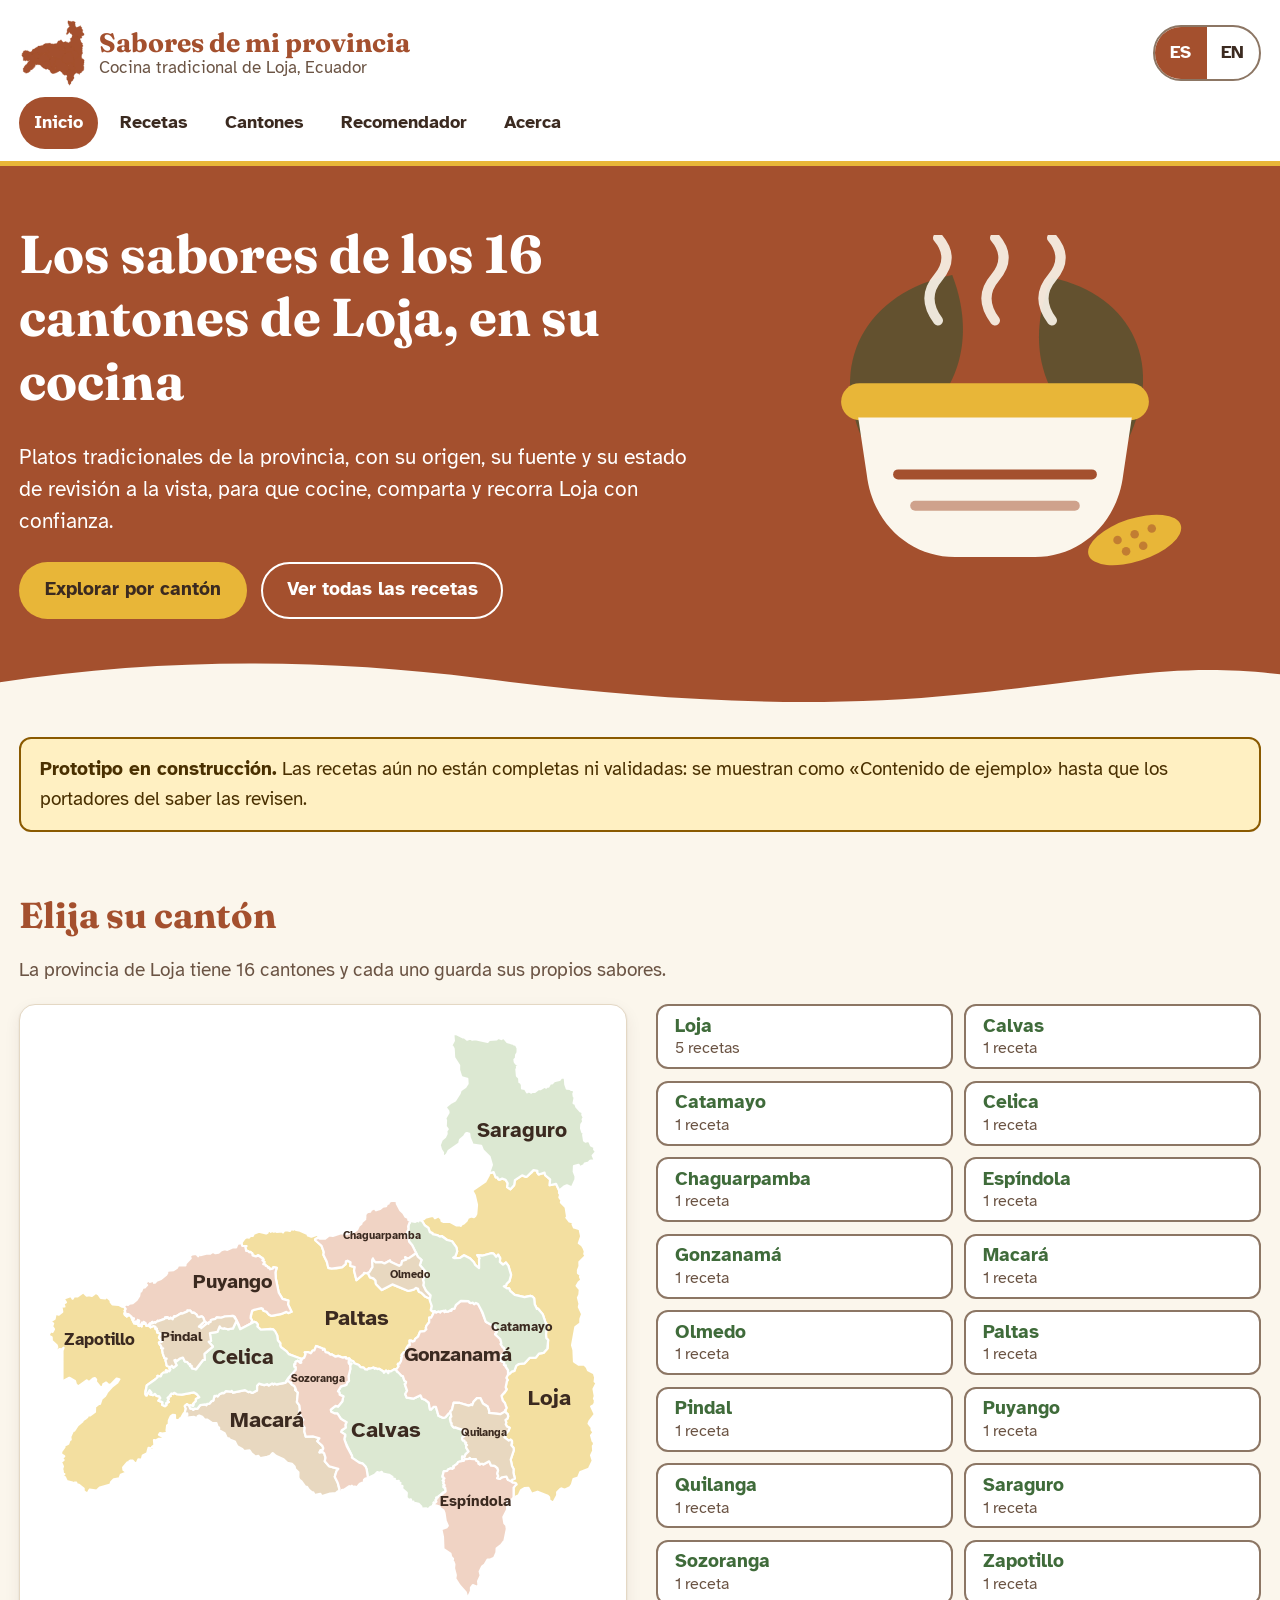
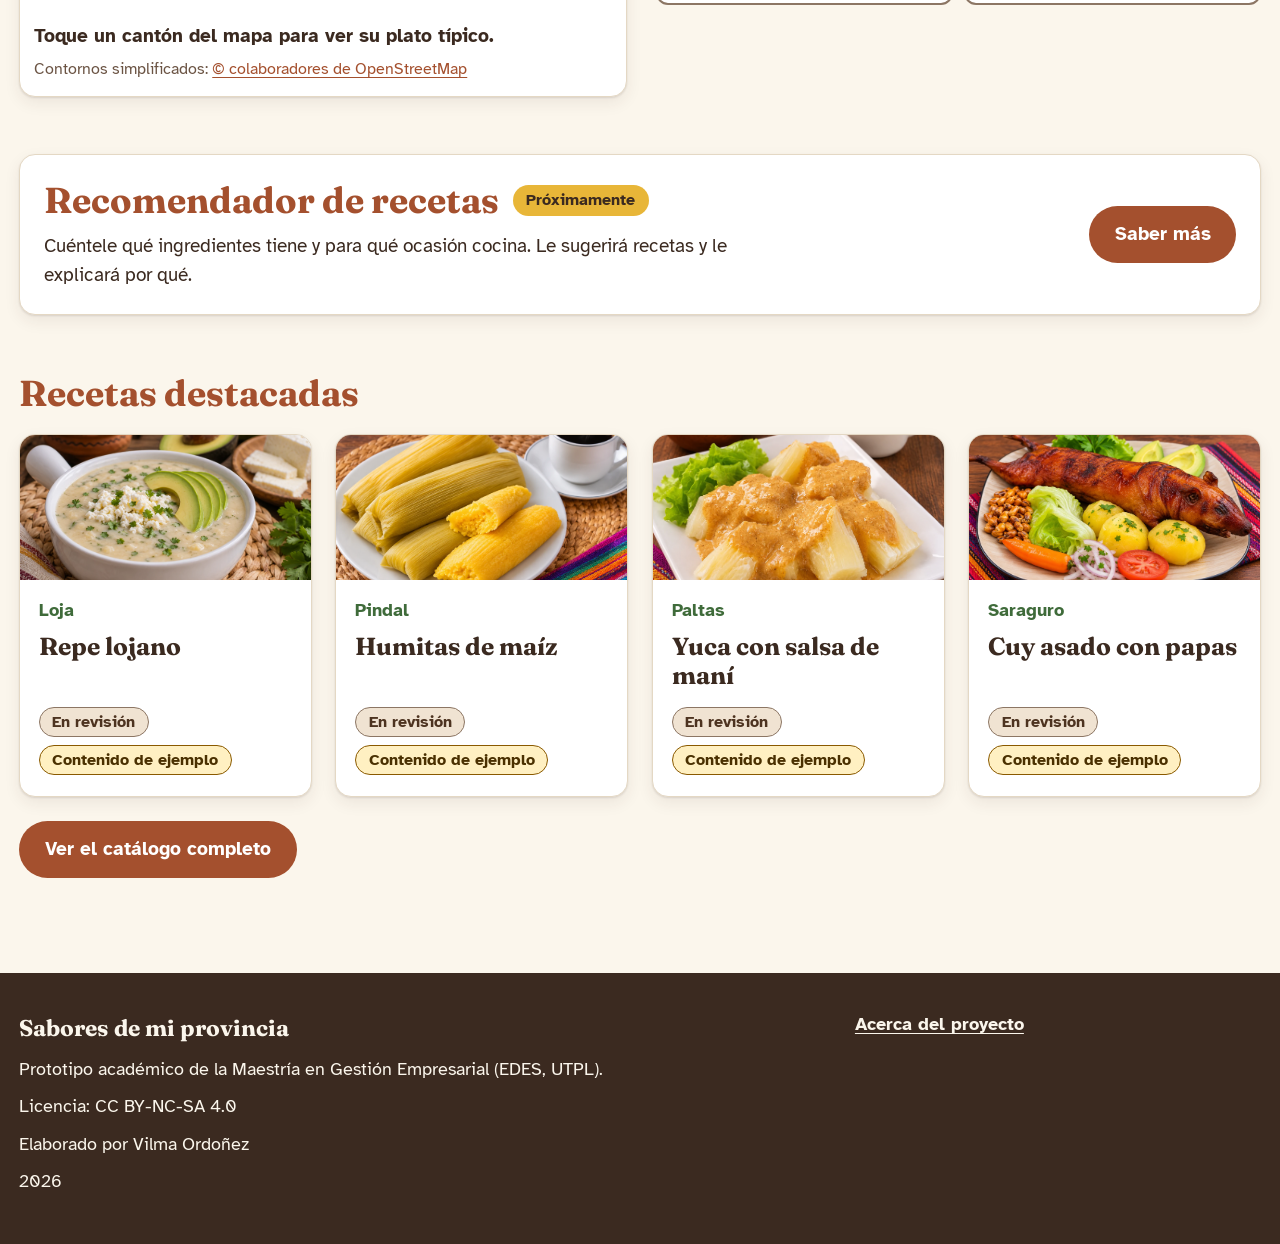
<file: index.html>
<!doctype html>
<html lang="es">
<head>
  <meta charset="utf-8">
  <meta name="viewport" content="width=device-width, initial-scale=1">
  <title>Sabores de mi provincia · Cocina tradicional de Loja, Ecuador</title>
  <meta name="description" content="Recetas tradicionales de los 16 cantones de Loja, Ecuador, con su origen, su fuente y su estado de revisión a la vista.">
  <meta name="color-scheme" content="light dark">
  <link rel="icon" href="assets/img/icono.svg" type="image/svg+xml">
  <link rel="preconnect" href="https://fonts.googleapis.com">
  <link rel="preconnect" href="https://fonts.gstatic.com" crossorigin>
  <link rel="stylesheet" href="https://fonts.googleapis.com/css2?family=Atkinson+Hyperlegible:ital,wght@0,400;0,700;1,400&family=Fraunces:opsz,wght@9..144,600;9..144,700&display=swap">
  <link rel="stylesheet" href="assets/css/styles.css">
  <script type="module" src="assets/js/app.js"></script>
</head>
<body data-pagina="inicio">
  <a class="saltar" href="#contenido" data-i18n="salto">Saltar al contenido</a>

  <header class="cabecera">
    <div class="contenedor cabecera__fila">
      <a class="marca" href="index.html">
        <img class="marca__logo" src="assets/img/silueta-loja.svg" alt="" width="49" height="50">
        <span class="marca__texto">
          <span class="marca__nombre">Sabores de mi provincia</span>
          <span class="marca__sub" data-i18n="marca.sub">Cocina tradicional de Loja, Ecuador</span>
        </span>
      </a>
      <div class="idioma" role="group" aria-label="Idioma" data-i18n-attr="aria-label:idioma.etiqueta">
        <button type="button" class="idioma__boton" data-lang="es" lang="es" aria-pressed="true" aria-label="Español">ES</button>
        <button type="button" class="idioma__boton" data-lang="en" lang="en" aria-pressed="false" aria-label="English">EN</button>
      </div>
    </div>
    <nav class="contenedor nav" aria-label="Principal" data-i18n-attr="aria-label:nav.etiqueta">
      <ul>
        <li><a href="index.html" aria-current="page" data-i18n="nav.inicio">Inicio</a></li>
        <li><a href="recetas.html" data-i18n="nav.recetas">Recetas</a></li>
        <li><a href="recetas.html#cantones" data-i18n="nav.cantones">Cantones</a></li>
        <li><a href="recomendador.html" data-i18n="nav.recomendador">Recomendador</a></li>
        <li><a href="acerca.html" data-i18n="nav.acerca">Acerca</a></li>
      </ul>
    </nav>
  </header>

  <main id="contenido" tabindex="-1">
    <section class="hero" aria-labelledby="titulo-portada">
      <div class="contenedor hero__fila">
        <div class="hero__texto">
          <h1 id="titulo-portada" data-i18n="inicio.h1">Los sabores de los 16 cantones de Loja, en su cocina</h1>
          <p class="hero__lead" data-i18n="inicio.lead">Platos tradicionales de la provincia, con su origen, su fuente y su estado de revisión a la vista, para que cocine, comparta y recorra Loja con confianza.</p>
          <div class="hero__acciones">
            <a class="boton boton--maiz" href="#cantones" data-i18n="inicio.cta.explorar">Explorar por cantón</a>
            <a class="boton boton--contorno" href="recetas.html" data-i18n="inicio.cta.recetas">Ver todas las recetas</a>
          </div>
        </div>
        <div class="hero__arte" aria-hidden="true">
          <svg viewBox="0 0 320 260" focusable="false">
            <path d="M70 150C40 90 70 40 130 28C150 80 130 130 70 150Z" fill="#2F5230" opacity=".55"/>
            <path d="M250 150C282 92 256 42 200 30C178 80 196 132 250 150Z" fill="#2F5230" opacity=".55"/>
            <path d="M120 60q-12 -16 0 -30q12 -14 0 -28M160 60q-12 -16 0 -30q12 -14 0 -28M200 60q-12 -16 0 -30q12 -14 0 -28" fill="none" stroke="#FBF6EC" stroke-width="7" stroke-linecap="round" opacity=".9"/>
            <rect x="52" y="104" width="216" height="26" rx="13" fill="#E8B638"/>
            <path d="M64 128h192l-6 40c-4 34-30 58-62 58h-56c-32 0-58-24-62-58Z" fill="#FBF6EC"/>
            <path d="M92 168h136" stroke="#A4502E" stroke-width="7" stroke-linecap="round"/>
            <path d="M104 190h112" stroke="#A4502E" stroke-width="7" stroke-linecap="round" opacity=".5"/>
            <ellipse cx="258" cy="214" rx="34" ry="15" fill="#E8B638" transform="rotate(-18 258 214)"/>
            <g fill="#A4502E" opacity=".55"><circle cx="246" cy="214" r="3"/><circle cx="258" cy="210" r="3"/><circle cx="270" cy="206" r="3"/><circle cx="252" cy="222" r="3"/><circle cx="264" cy="218" r="3"/></g>
          </svg>
        </div>
      </div>
      <svg class="hero__ola" viewBox="0 0 1440 60" preserveAspectRatio="none" aria-hidden="true" focusable="false"><path d="M0 60V28C180 4 360 4 540 24S900 56 1080 40 1320 8 1440 20V60Z"/></svg>
    </section>

    <div class="contenedor">
      <div class="aviso" role="note">
        <p><strong data-i18n="aviso.titulo">Prototipo en construcción.</strong> <span data-i18n="aviso.texto">Las recetas aún no están completas ni validadas: se muestran como «Contenido de ejemplo» hasta que los portadores del saber las revisen.</span></p>
      </div>

      <section class="seccion" id="cantones" aria-labelledby="titulo-cantones">
        <h2 id="titulo-cantones" data-i18n="inicio.cantones.h2">Elija su cantón</h2>
        <p class="seccion__intro" data-i18n="inicio.cantones.intro">La provincia de Loja tiene 16 cantones y cada uno guarda sus propios sabores.</p>
        <div class="mapa-cantones">
          <div class="mapa" id="mapa"></div>
          <ul class="chips" id="lista-cantones"></ul>
        </div>
      </section>

      <section class="seccion" aria-labelledby="titulo-recomendador">
        <div class="banda">
          <h2 id="titulo-recomendador">
            <span data-i18n="inicio.recomendador.h2">Recomendador de recetas</span>
            <span class="insignia insignia--proximamente" data-i18n="insignia.proximamente">Próximamente</span>
          </h2>
          <p data-i18n="inicio.recomendador.texto">Cuéntele qué ingredientes tiene y para qué ocasión cocina. Le sugerirá recetas y le explicará por qué.</p>
          <a class="boton boton--primario" href="recomendador.html" data-i18n="inicio.recomendador.enlace">Saber más</a>
        </div>
      </section>

      <section class="seccion" aria-labelledby="titulo-destacadas">
        <h2 id="titulo-destacadas" data-i18n="inicio.destacadas.h2">Recetas destacadas</h2>
        <ul class="rejilla rejilla--destacadas" id="lista-destacadas"></ul>
        <p style="margin-top:1.25rem"><a class="boton boton--primario" href="recetas.html" data-i18n="inicio.destacadas.ver">Ver el catálogo completo</a></p>
      </section>

      <noscript><p class="aviso" data-i18n="noscript">Este sitio necesita JavaScript para mostrar las recetas. Actívelo en su navegador.</p></noscript>
    </div>
  </main>

  <footer class="pie">
    <div class="contenedor pie__grid">
      <div>
        <p class="pie__marca">Sabores de mi provincia</p>
        <p data-i18n="pie.proyecto">Prototipo académico de la Maestría en Gestión Empresarial (EDES, UTPL).</p>
        <p data-i18n="pie.licencia">Licencia: CC BY-NC-SA 4.0</p>
        <p data-i18n="pie.autora">Elaborado por Vilma Ordoñez</p>
        <p>2026</p>
      </div>
      <p><a href="acerca.html" data-i18n="pie.acerca">Acerca del proyecto</a></p>
    </div>
  </footer>

  <div id="anuncios" class="solo-lectores" role="status" aria-live="polite"></div>
</body>
</html>
</file>
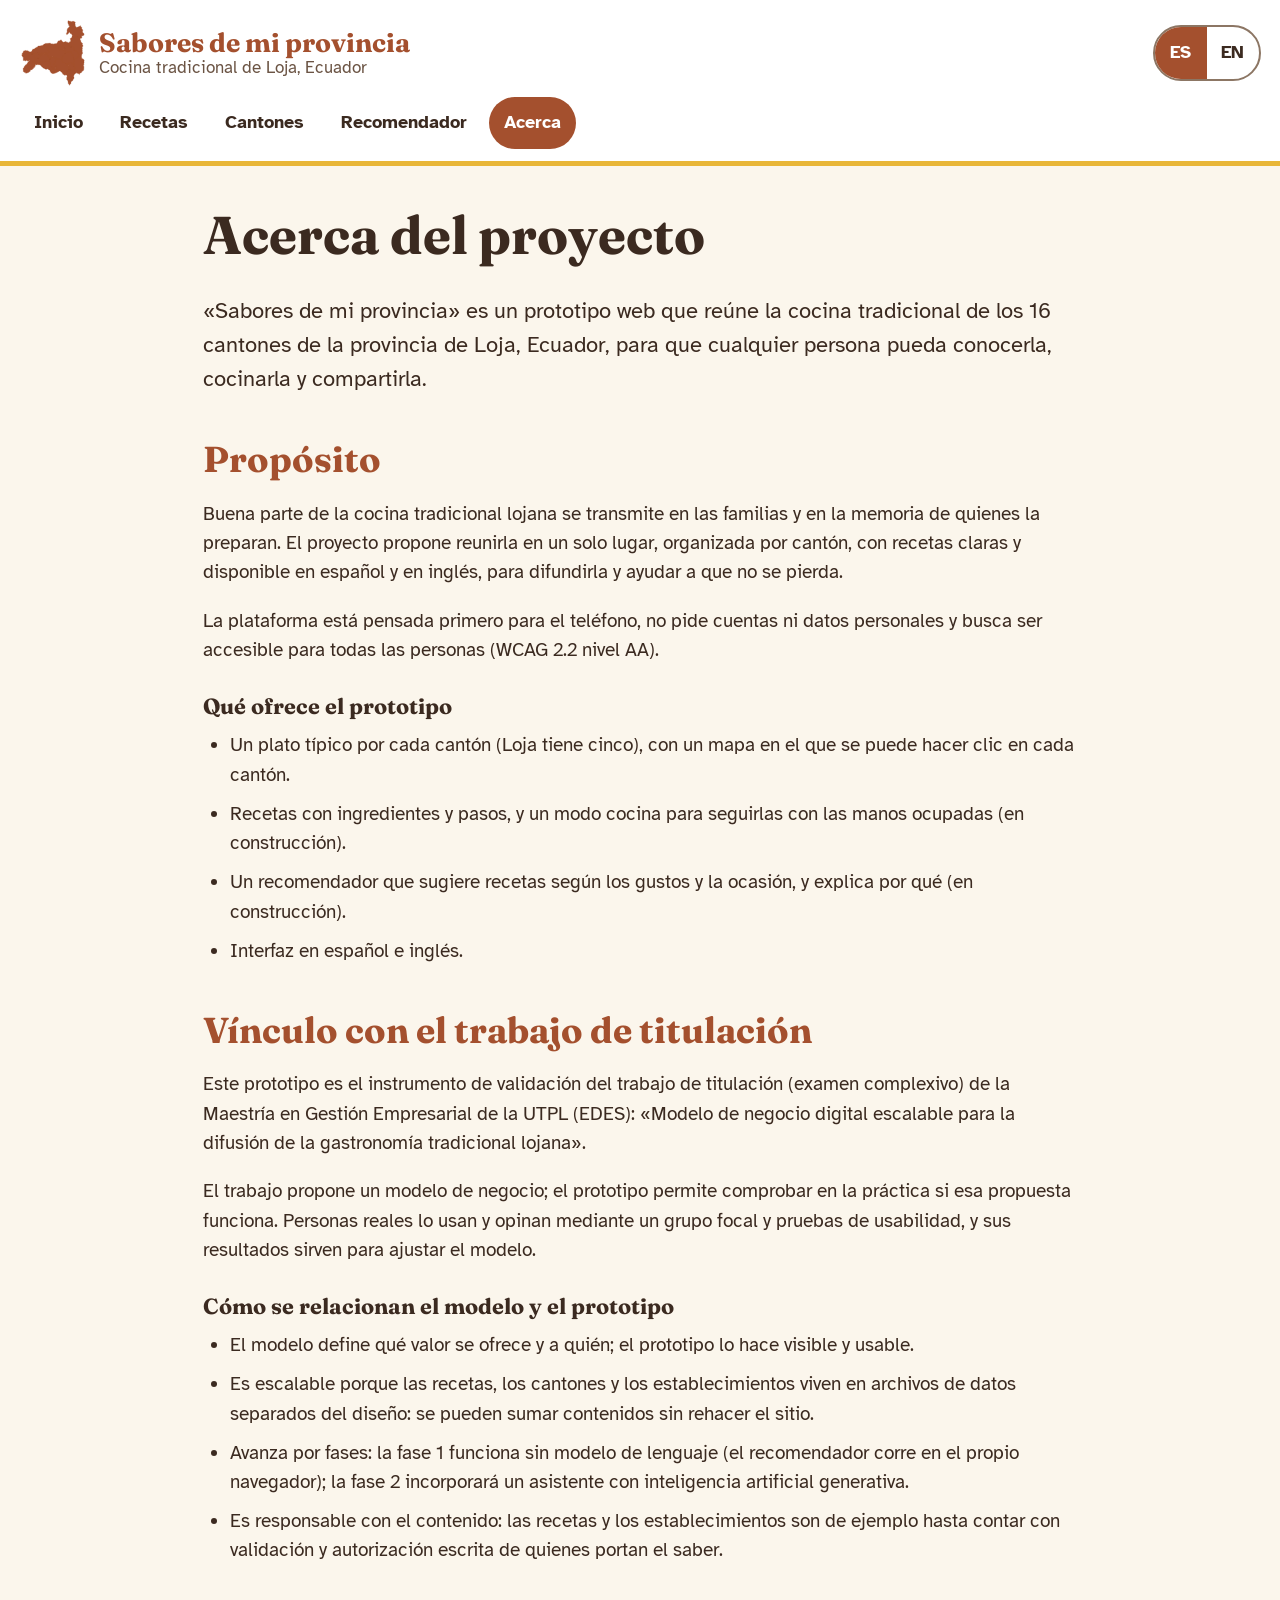
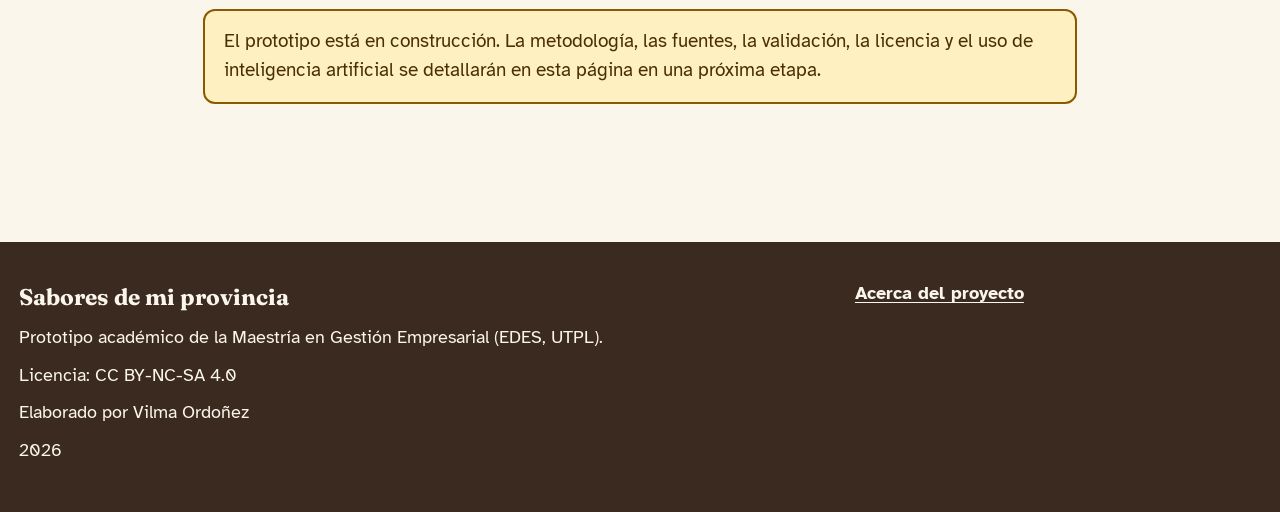
<file: acerca.html>
<!doctype html>
<html lang="es">
<head>
  <meta charset="utf-8">
  <meta name="viewport" content="width=device-width, initial-scale=1">
  <title>Acerca del proyecto · Sabores de mi provincia</title>
  <meta name="description" content="Propósito del prototipo y su vínculo con el trabajo de titulación de la Maestría en Gestión Empresarial (EDES, UTPL).">
  <meta name="color-scheme" content="light dark">
  <link rel="icon" href="assets/img/icono.svg" type="image/svg+xml">
  <link rel="preconnect" href="https://fonts.googleapis.com">
  <link rel="preconnect" href="https://fonts.gstatic.com" crossorigin>
  <link rel="stylesheet" href="https://fonts.googleapis.com/css2?family=Atkinson+Hyperlegible:ital,wght@0,400;0,700;1,400&family=Fraunces:opsz,wght@9..144,600;9..144,700&display=swap">
  <link rel="stylesheet" href="assets/css/styles.css">
  <script type="module" src="assets/js/app.js"></script>
</head>
<body data-pagina="acerca">
  <a class="saltar" href="#contenido" data-i18n="salto">Saltar al contenido</a>

  <header class="cabecera">
    <div class="contenedor cabecera__fila">
      <a class="marca" href="index.html">
        <img class="marca__logo" src="assets/img/silueta-loja.svg" alt="" width="49" height="50">
        <span class="marca__texto">
          <span class="marca__nombre">Sabores de mi provincia</span>
          <span class="marca__sub" data-i18n="marca.sub">Cocina tradicional de Loja, Ecuador</span>
        </span>
      </a>
      <div class="idioma" role="group" aria-label="Idioma" data-i18n-attr="aria-label:idioma.etiqueta">
        <button type="button" class="idioma__boton" data-lang="es" lang="es" aria-pressed="true" aria-label="Español">ES</button>
        <button type="button" class="idioma__boton" data-lang="en" lang="en" aria-pressed="false" aria-label="English">EN</button>
      </div>
    </div>
    <nav class="contenedor nav" aria-label="Principal" data-i18n-attr="aria-label:nav.etiqueta">
      <ul>
        <li><a href="index.html" data-i18n="nav.inicio">Inicio</a></li>
        <li><a href="recetas.html" data-i18n="nav.recetas">Recetas</a></li>
        <li><a href="recetas.html#cantones" data-i18n="nav.cantones">Cantones</a></li>
        <li><a href="recomendador.html" data-i18n="nav.recomendador">Recomendador</a></li>
        <li><a href="acerca.html" aria-current="page" data-i18n="nav.acerca">Acerca</a></li>
      </ul>
    </nav>
  </header>

  <main id="contenido" tabindex="-1">
    <div class="contenedor acerca">
      <h1 data-i18n="acerca.h1">Acerca del proyecto</h1>
      <p class="acerca__lead" data-i18n="acerca.lead">«Sabores de mi provincia» es un prototipo web que reúne la cocina tradicional de los 16 cantones de la provincia de Loja, Ecuador, para que cualquier persona pueda conocerla, cocinarla y compartirla.</p>
      <section aria-labelledby="ac-prop">
      <h2 id="ac-prop" data-i18n="acerca.proposito.h2">Propósito</h2>
      <p data-i18n="acerca.proposito.p1">Buena parte de la cocina tradicional lojana se transmite en las familias y en la memoria de quienes la preparan. El proyecto propone reunirla en un solo lugar, organizada por cantón, con recetas claras y disponible en español y en inglés, para difundirla y ayudar a que no se pierda.</p>
      <p data-i18n="acerca.proposito.p2">La plataforma está pensada primero para el teléfono, no pide cuentas ni datos personales y busca ser accesible para todas las personas (WCAG 2.2 nivel AA).</p>
      <h3 data-i18n="acerca.ofrece.h3">Qué ofrece el prototipo</h3>
      <ul class="acerca__lista">
        <li data-i18n="acerca.ofrece.1">Un plato típico por cada cantón (Loja tiene cinco), con un mapa en el que se puede hacer clic en cada cantón.</li>
        <li data-i18n="acerca.ofrece.2">Recetas con ingredientes y pasos, y un modo cocina para seguirlas con las manos ocupadas (en construcción).</li>
        <li data-i18n="acerca.ofrece.3">Un recomendador que sugiere recetas según los gustos y la ocasión, y explica por qué (en construcción).</li>
        <li data-i18n="acerca.ofrece.4">Interfaz en español e inglés.</li>
      </ul>
      </section>
      <section aria-labelledby="ac-tit">
      <h2 id="ac-tit" data-i18n="acerca.titulacion.h2">Vínculo con el trabajo de titulación</h2>
      <p data-i18n="acerca.titulacion.p1">Este prototipo es el instrumento de validación del trabajo de titulación (examen complexivo) de la Maestría en Gestión Empresarial de la UTPL (EDES): «Modelo de negocio digital escalable para la difusión de la gastronomía tradicional lojana».</p>
      <p data-i18n="acerca.titulacion.p2">El trabajo propone un modelo de negocio; el prototipo permite comprobar en la práctica si esa propuesta funciona. Personas reales lo usan y opinan mediante un grupo focal y pruebas de usabilidad, y sus resultados sirven para ajustar el modelo.</p>
      <h3 data-i18n="acerca.titulacion.h3">Cómo se relacionan el modelo y el prototipo</h3>
      <ul class="acerca__lista">
        <li data-i18n="acerca.titulacion.1">El modelo define qué valor se ofrece y a quién; el prototipo lo hace visible y usable.</li>
        <li data-i18n="acerca.titulacion.2">Es escalable porque las recetas, los cantones y los establecimientos viven en archivos de datos separados del diseño: se pueden sumar contenidos sin rehacer el sitio.</li>
        <li data-i18n="acerca.titulacion.3">Avanza por fases: la fase 1 funciona sin modelo de lenguaje (el recomendador corre en el propio navegador); la fase 2 incorporará un asistente con inteligencia artificial generativa.</li>
        <li data-i18n="acerca.titulacion.4">Es responsable con el contenido: las recetas y los establecimientos son de ejemplo hasta contar con validación y autorización escrita de quienes portan el saber.</li>
      </ul>
      </section>
      <p class="aviso acerca__nota" data-i18n="acerca.nota">El prototipo está en construcción. La metodología, las fuentes, la validación, la licencia y el uso de inteligencia artificial se detallarán en esta página en una próxima etapa.</p>
    </div>
  </main>

  <footer class="pie">
    <div class="contenedor pie__grid">
      <div>
        <p class="pie__marca">Sabores de mi provincia</p>
        <p data-i18n="pie.proyecto">Prototipo académico de la Maestría en Gestión Empresarial (EDES, UTPL).</p>
        <p data-i18n="pie.licencia">Licencia: CC BY-NC-SA 4.0</p>
        <p data-i18n="pie.autora">Elaborado por Vilma Ordoñez</p>
        <p>2026</p>
      </div>
      <p><a href="acerca.html" data-i18n="pie.acerca">Acerca del proyecto</a></p>
    </div>
  </footer>

  <div id="anuncios" class="solo-lectores" role="status" aria-live="polite"></div>
</body>
</html>
</file>
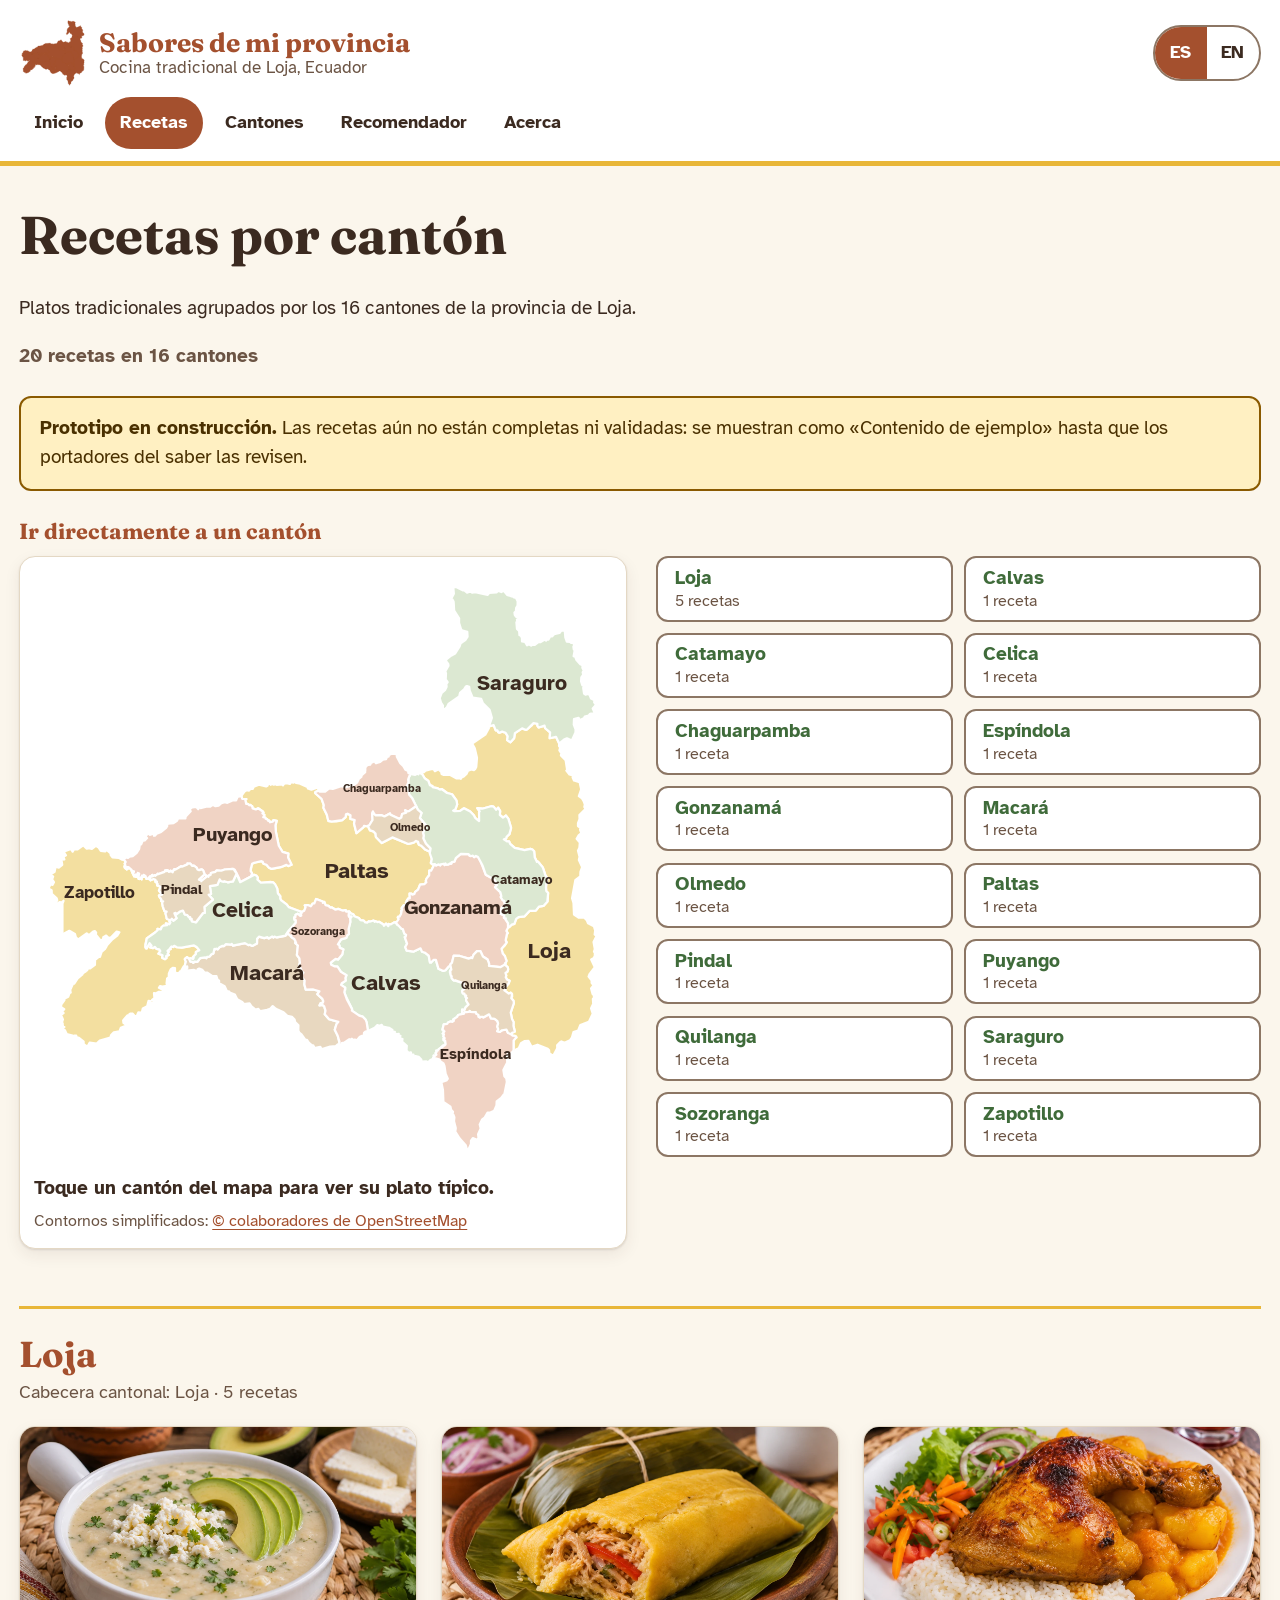
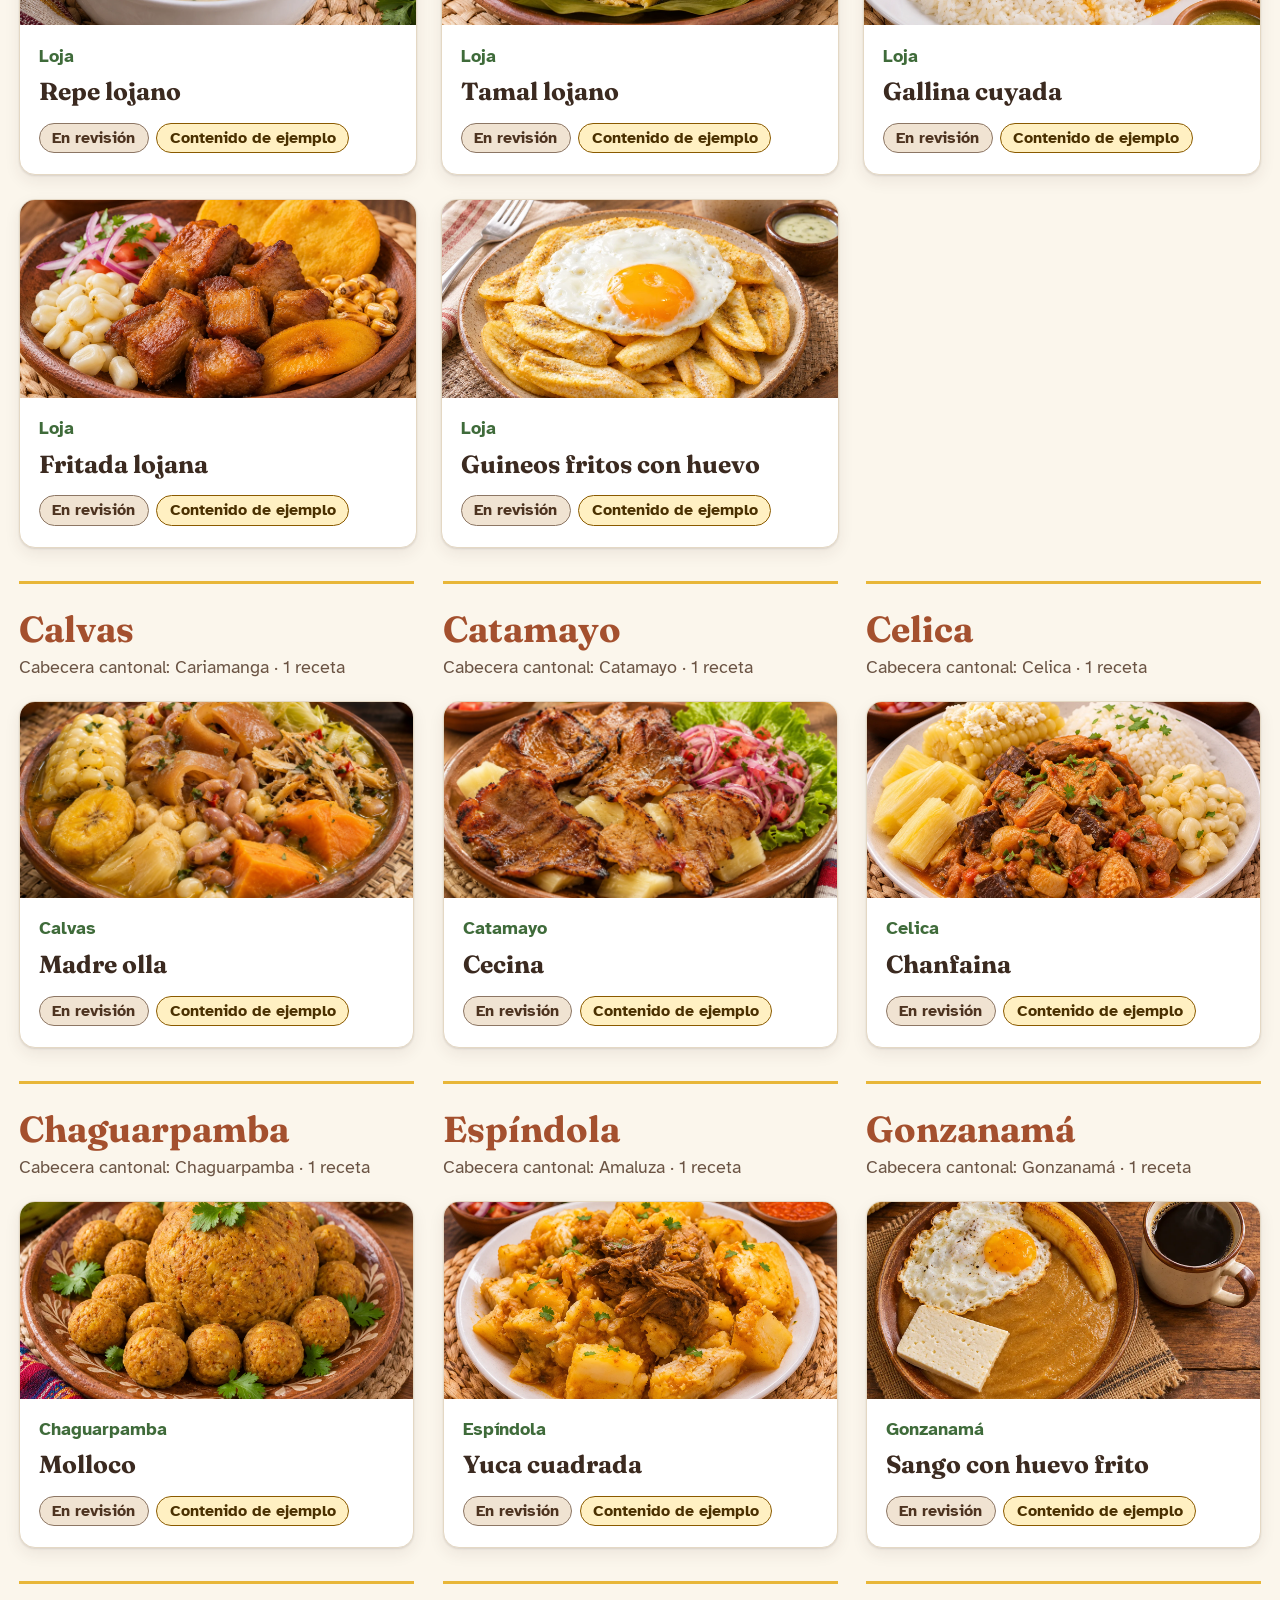
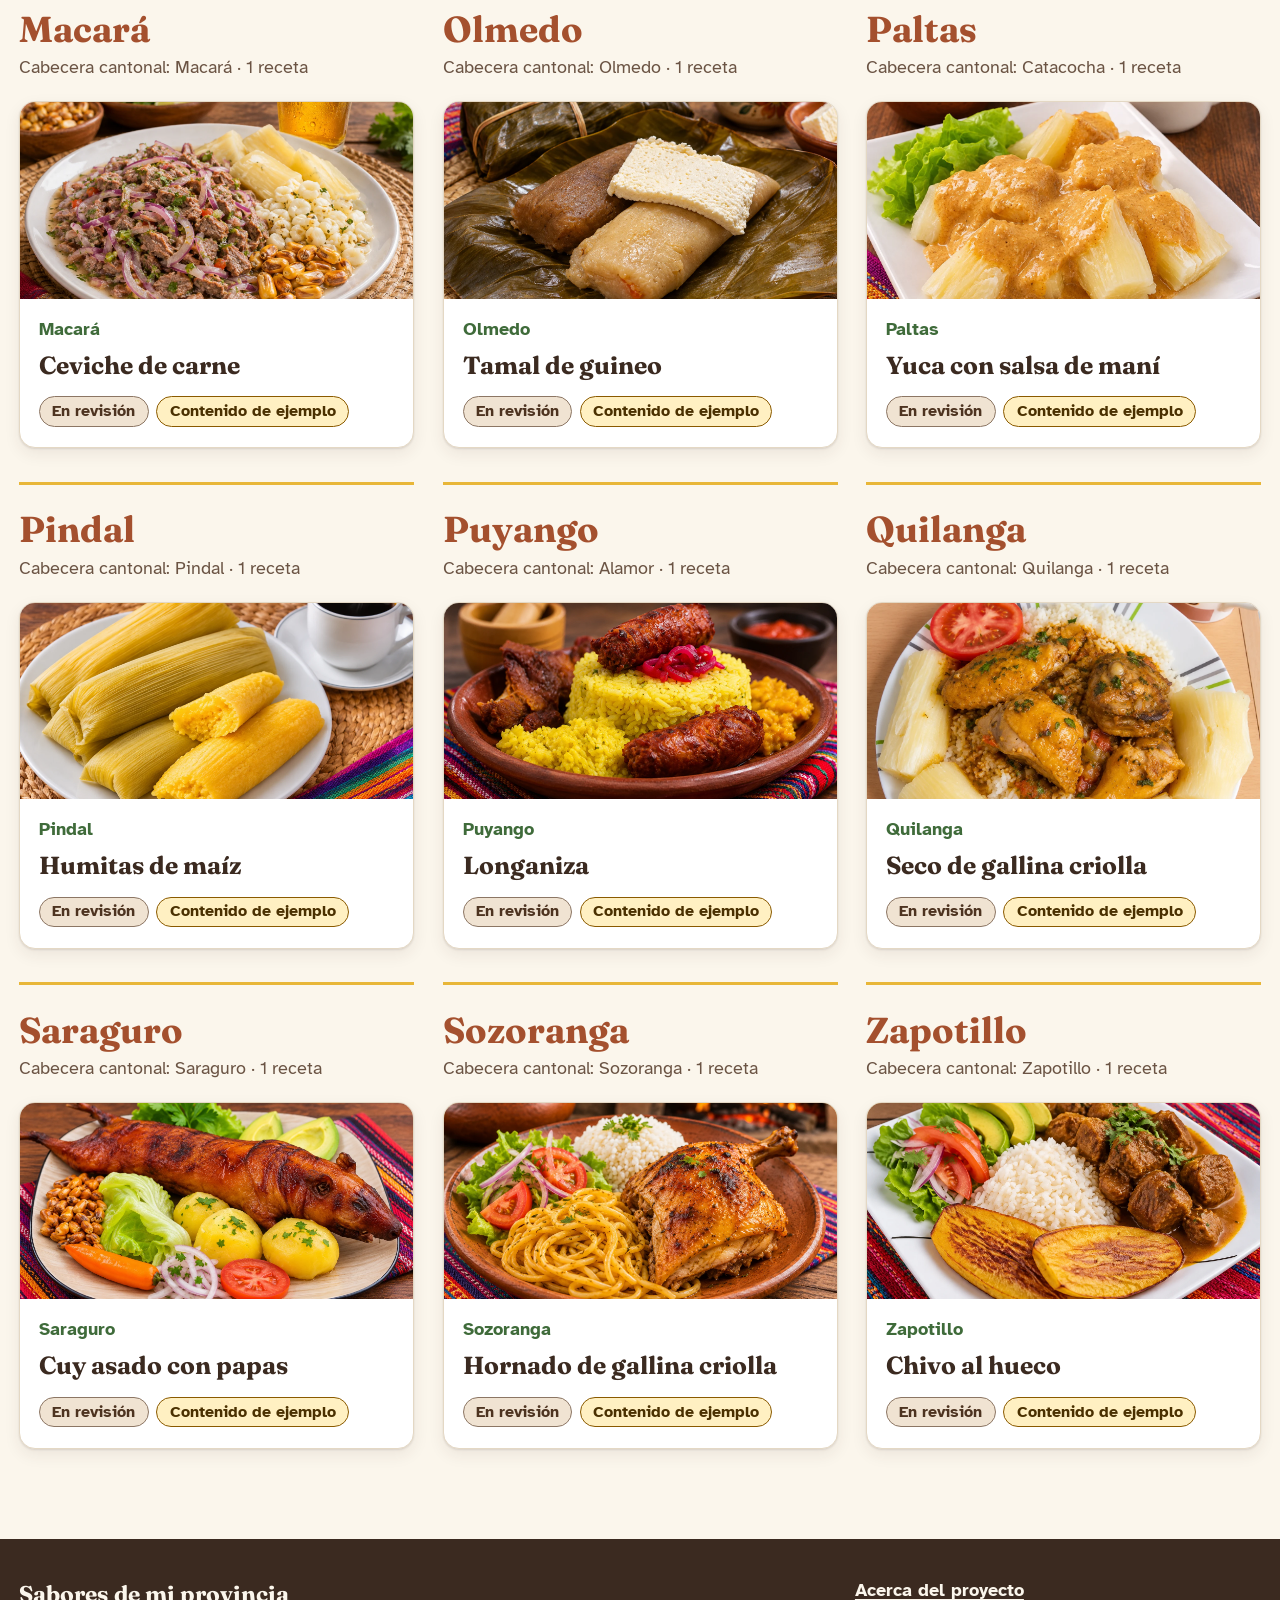
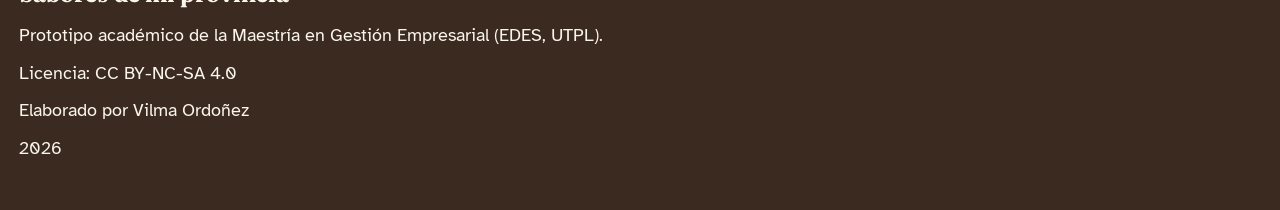
<file: recetas.html>
<!doctype html>
<html lang="es">
<head>
  <meta charset="utf-8">
  <meta name="viewport" content="width=device-width, initial-scale=1">
  <title>Recetas por cantón · Sabores de mi provincia</title>
  <meta name="description" content="Catálogo de recetas tradicionales agrupadas por los 16 cantones de la provincia de Loja, Ecuador.">
  <meta name="color-scheme" content="light dark">
  <link rel="icon" href="assets/img/icono.svg" type="image/svg+xml">
  <link rel="preconnect" href="https://fonts.googleapis.com">
  <link rel="preconnect" href="https://fonts.gstatic.com" crossorigin>
  <link rel="stylesheet" href="https://fonts.googleapis.com/css2?family=Atkinson+Hyperlegible:ital,wght@0,400;0,700;1,400&family=Fraunces:opsz,wght@9..144,600;9..144,700&display=swap">
  <link rel="stylesheet" href="assets/css/styles.css">
  <script type="module" src="assets/js/app.js"></script>
</head>
<body data-pagina="recetas">
  <a class="saltar" href="#contenido" data-i18n="salto">Saltar al contenido</a>

  <header class="cabecera">
    <div class="contenedor cabecera__fila">
      <a class="marca" href="index.html">
        <img class="marca__logo" src="assets/img/silueta-loja.svg" alt="" width="49" height="50">
        <span class="marca__texto">
          <span class="marca__nombre">Sabores de mi provincia</span>
          <span class="marca__sub" data-i18n="marca.sub">Cocina tradicional de Loja, Ecuador</span>
        </span>
      </a>
      <div class="idioma" role="group" aria-label="Idioma" data-i18n-attr="aria-label:idioma.etiqueta">
        <button type="button" class="idioma__boton" data-lang="es" lang="es" aria-pressed="true" aria-label="Español">ES</button>
        <button type="button" class="idioma__boton" data-lang="en" lang="en" aria-pressed="false" aria-label="English">EN</button>
      </div>
    </div>
    <nav class="contenedor nav" aria-label="Principal" data-i18n-attr="aria-label:nav.etiqueta">
      <ul>
        <li><a href="index.html" data-i18n="nav.inicio">Inicio</a></li>
        <li><a href="recetas.html" aria-current="page" data-i18n="nav.recetas">Recetas</a></li>
        <li><a href="recetas.html#cantones" data-i18n="nav.cantones">Cantones</a></li>
        <li><a href="recomendador.html" data-i18n="nav.recomendador">Recomendador</a></li>
        <li><a href="acerca.html" data-i18n="nav.acerca">Acerca</a></li>
      </ul>
    </nav>
  </header>

  <main id="contenido" tabindex="-1">
    <div class="contenedor">
      <div class="encabezado-pagina">
        <h1 data-i18n="catalogo.h1">Recetas por cantón</h1>
        <p data-i18n="catalogo.intro">Platos tradicionales agrupados por los 16 cantones de la provincia de Loja.</p>
        <p class="conteo" id="conteo"></p>
      </div>

      <div class="aviso" role="note">
        <p><strong data-i18n="aviso.titulo">Prototipo en construcción.</strong> <span data-i18n="aviso.texto">Las recetas aún no están completas ni validadas: se muestran como «Contenido de ejemplo» hasta que los portadores del saber las revisen.</span></p>
      </div>

      <nav class="indice" id="cantones" aria-labelledby="titulo-indice">
        <h2 id="titulo-indice" data-i18n="catalogo.ir">Ir directamente a un cantón</h2>
        <div class="mapa-cantones">
          <div class="mapa" id="mapa"></div>
          <ul class="chips" id="indice-cantones"></ul>
        </div>
      </nav>

      <div class="estado" id="estado" role="status" aria-live="polite" data-i18n="catalogo.cargando">Cargando recetas…</div>
      <div id="catalogo" class="catalogo"></div>

      <noscript><p class="aviso" data-i18n="noscript">Este sitio necesita JavaScript para mostrar las recetas. Actívelo en su navegador.</p></noscript>
    </div>
  </main>

  <footer class="pie">
    <div class="contenedor pie__grid">
      <div>
        <p class="pie__marca">Sabores de mi provincia</p>
        <p data-i18n="pie.proyecto">Prototipo académico de la Maestría en Gestión Empresarial (EDES, UTPL).</p>
        <p data-i18n="pie.licencia">Licencia: CC BY-NC-SA 4.0</p>
        <p data-i18n="pie.autora">Elaborado por Vilma Ordoñez</p>
        <p>2026</p>
      </div>
      <p><a href="acerca.html" data-i18n="pie.acerca">Acerca del proyecto</a></p>
    </div>
  </footer>

  <div id="anuncios" class="solo-lectores" role="status" aria-live="polite"></div>
</body>
</html>
</file>
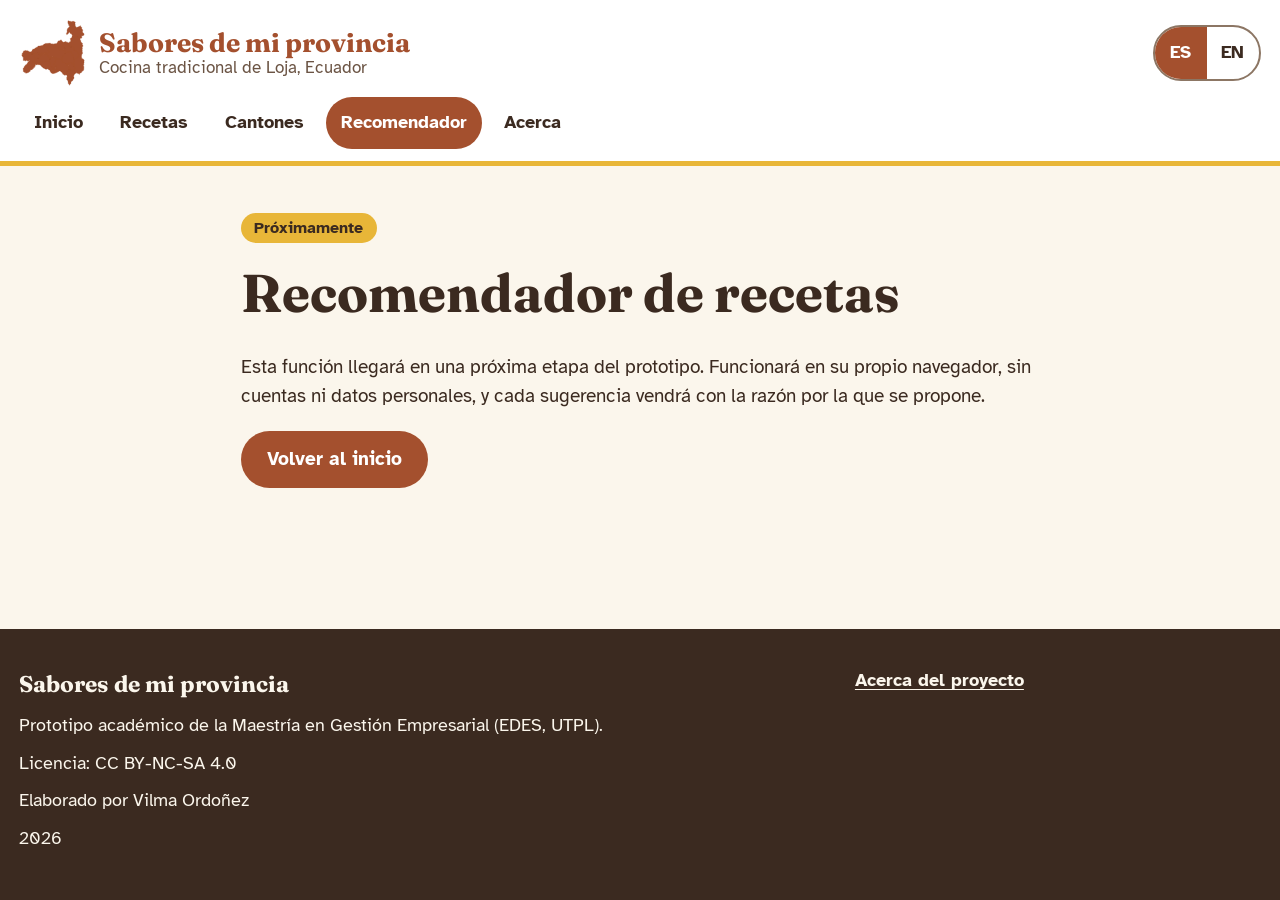
<file: recomendador.html>
<!doctype html>
<html lang="es">
<head>
  <meta charset="utf-8">
  <meta name="viewport" content="width=device-width, initial-scale=1">
  <title>Recomendador (próximamente) · Sabores de mi provincia</title>
  <meta name="description" content="El recomendador de recetas llegará en una próxima etapa del prototipo.">
  <meta name="color-scheme" content="light dark">
  <link rel="icon" href="assets/img/icono.svg" type="image/svg+xml">
  <link rel="preconnect" href="https://fonts.googleapis.com">
  <link rel="preconnect" href="https://fonts.gstatic.com" crossorigin>
  <link rel="stylesheet" href="https://fonts.googleapis.com/css2?family=Atkinson+Hyperlegible:ital,wght@0,400;0,700;1,400&family=Fraunces:opsz,wght@9..144,600;9..144,700&display=swap">
  <link rel="stylesheet" href="assets/css/styles.css">
  <script type="module" src="assets/js/app.js"></script>
</head>
<body data-pagina="recomendador">
  <a class="saltar" href="#contenido" data-i18n="salto">Saltar al contenido</a>

  <header class="cabecera">
    <div class="contenedor cabecera__fila">
      <a class="marca" href="index.html">
        <img class="marca__logo" src="assets/img/silueta-loja.svg" alt="" width="49" height="50">
        <span class="marca__texto">
          <span class="marca__nombre">Sabores de mi provincia</span>
          <span class="marca__sub" data-i18n="marca.sub">Cocina tradicional de Loja, Ecuador</span>
        </span>
      </a>
      <div class="idioma" role="group" aria-label="Idioma" data-i18n-attr="aria-label:idioma.etiqueta">
        <button type="button" class="idioma__boton" data-lang="es" lang="es" aria-pressed="true" aria-label="Español">ES</button>
        <button type="button" class="idioma__boton" data-lang="en" lang="en" aria-pressed="false" aria-label="English">EN</button>
      </div>
    </div>
    <nav class="contenedor nav" aria-label="Principal" data-i18n-attr="aria-label:nav.etiqueta">
      <ul>
        <li><a href="index.html" data-i18n="nav.inicio">Inicio</a></li>
        <li><a href="recetas.html" data-i18n="nav.recetas">Recetas</a></li>
        <li><a href="recetas.html#cantones" data-i18n="nav.cantones">Cantones</a></li>
        <li><a href="recomendador.html" aria-current="page" data-i18n="nav.recomendador">Recomendador</a></li>
        <li><a href="acerca.html" data-i18n="nav.acerca">Acerca</a></li>
      </ul>
    </nav>
  </header>

  <main id="contenido" tabindex="-1">
    <div class="contenedor prox">
      <p class="insignia insignia--proximamente" data-i18n="insignia.proximamente">Próximamente</p>
      <h1 data-i18n="prox.recomendador.h1">Recomendador de recetas</h1>
      <p data-i18n="prox.recomendador.texto">Esta función llegará en una próxima etapa del prototipo. Funcionará en su propio navegador, sin cuentas ni datos personales, y cada sugerencia vendrá con la razón por la que se propone.</p>
      <p><a class="boton boton--primario" href="index.html" data-i18n="prox.volver">Volver al inicio</a></p>
    </div>
  </main>

  <footer class="pie">
    <div class="contenedor pie__grid">
      <div>
        <p class="pie__marca">Sabores de mi provincia</p>
        <p data-i18n="pie.proyecto">Prototipo académico de la Maestría en Gestión Empresarial (EDES, UTPL).</p>
        <p data-i18n="pie.licencia">Licencia: CC BY-NC-SA 4.0</p>
        <p data-i18n="pie.autora">Elaborado por Vilma Ordoñez</p>
        <p>2026</p>
      </div>
      <p><a href="acerca.html" data-i18n="pie.acerca">Acerca del proyecto</a></p>
    </div>
  </footer>

  <div id="anuncios" class="solo-lectores" role="status" aria-live="polite"></div>
</body>
</html>
</file>
<file: assets/css/styles.css>
/* ==========================================================================
   Sabores de mi provincia — hoja de estilos
   Diseño pensado primero para teléfono (360 px) y luego ampliado.
   Colores: barro del tiesto, hoja de achira, maíz, café y quesillo.
   Los contrastes se comprueban con herramientas/contraste.py
   ========================================================================== */

/* ---------- 1. Tokens de diseño ---------- */
:root {
  --color-fondo: #FBF6EC;          /* crema quesillo */
  --color-superficie: #FFFFFF;     /* tarjetas */
  --color-texto: #3B2A20;          /* café tostado */
  --color-texto-suave: #6B5444;
  --color-primario: #A4502E;       /* terracota */
  --color-sobre-primario: #FFFFFF;
  --color-secundario: #3F6B3A;     /* verde achira */
  --color-acento: #E8B638;         /* maíz: solo decoración y fondos con texto oscuro */
  --color-sobre-acento: #3B2A20;

  --color-aviso-fondo: #FFF0C2;
  --color-aviso-texto: #4A3000;
  --color-aviso-borde: #8A5A00;
  --color-revision-fondo: #F0E3D2;
  --color-revision-texto: #4D3320;

  --color-borde: #8C7664;          /* bordes de controles (≥ 3:1) */
  --color-borde-suave: #E4D8C4;    /* solo decorativo */
  --color-foco: #0B4F9C;
  --color-foco-pie: #FFD166;

  --color-hero-fondo: #A4502E;
  --color-hero-texto: #FFFFFF;
  --color-pie-fondo: #3B2A20;
  --color-pie-texto: #FBF6EC;

  /* Fondos y trazos de las ilustraciones provisionales (decorativas) */
  --ilu-a-fondo: #F3DFA0; --ilu-a-trazo: #7A3A1F;   /* maíz */
  --ilu-b-fondo: #DCE8D2; --ilu-b-trazo: #2F5230;   /* achira */
  --ilu-c-fondo: #F0D3C4; --ilu-c-trazo: #7A3A1F;   /* barro */
  --mapa-d-fondo: #E8D8C0;                          /* arena (cuarto color del mapa) */

  --fuente-titulos: "Fraunces", Georgia, "Times New Roman", serif;
  --fuente-texto: "Atkinson Hyperlegible", system-ui, -apple-system, "Segoe UI", Roboto, "Helvetica Neue", Arial, sans-serif;

  --radio: 16px;
  --sombra: 0 1px 2px rgba(59, 42, 32, .12), 0 6px 16px rgba(59, 42, 32, .08);
  --ancho: 70rem;
}

@media (prefers-color-scheme: dark) {
  :root {
    --color-fondo: #1E1712;
    --color-superficie: #2A2018;
    --color-texto: #F4EADB;
    --color-texto-suave: #CDBCA8;
    --color-primario: #E59A78;
    --color-sobre-primario: #1E1712;
    --color-secundario: #A6D19C;
    --color-sobre-acento: #3B2A20;

    --color-aviso-fondo: #3A2D10;
    --color-aviso-texto: #FFE3A0;
    --color-aviso-borde: #E8B638;
    --color-revision-fondo: #3A2C21;
    --color-revision-texto: #F0DCC6;

    --color-borde: #9C8672;
    --color-borde-suave: #3D3025;
    --color-foco: #FFD166;

    --color-hero-fondo: #7A3A1F;
    --color-hero-texto: #FFF8EE;
    --color-pie-fondo: #120D0A;
    --color-pie-texto: #F4EADB;

    --ilu-a-fondo: #4A3A1C; --ilu-a-trazo: #F2C88A;
    --ilu-b-fondo: #2A3D2A; --ilu-b-trazo: #BFE0B4;
    --ilu-c-fondo: #4A2C20; --ilu-c-trazo: #F2B49A;
    --mapa-d-fondo: #3F3426;

    --sombra: 0 1px 2px rgba(0, 0, 0, .5), 0 6px 16px rgba(0, 0, 0, .3);
  }
}

/* ---------- 2. Base ---------- */
*, *::before, *::after { box-sizing: border-box; }

html {
  font-size: 112.5%;               /* 18 px base; crece con la configuración del navegador */
  -webkit-text-size-adjust: 100%;
}

body {
  margin: 0;
  min-height: 100vh;
  display: flex;
  flex-direction: column;
  background: var(--color-fondo);
  color: var(--color-texto);
  font-family: var(--fuente-texto);
  line-height: 1.55;
}

main { flex: 1 0 auto; }
main:focus { outline: none; }

h1, h2, h3 {
  font-family: var(--fuente-titulos);
  font-weight: 700;
  line-height: 1.2;
  margin: 0 0 .5em;
  color: var(--color-texto);
}
h1 { font-size: clamp(1.8rem, 1.2rem + 3vw, 2.8rem); }
h2 { font-size: clamp(1.4rem, 1.15rem + 1.2vw, 1.9rem); color: var(--color-primario); }
h3 { font-size: 1.2rem; }
h2:focus { outline: none; }

p { margin: 0 0 1em; }
a { color: var(--color-primario); text-underline-offset: .18em; }
a:hover { text-decoration-thickness: 3px; }
img, svg { max-width: 100%; }
ul { margin: 0; padding: 0; list-style: none; }

.contenedor {
  width: min(100% - 2rem, var(--ancho));
  margin-inline: auto;
}

.solo-lectores {
  position: absolute; width: 1px; height: 1px; overflow: hidden;
  clip: rect(0 0 0 0); clip-path: inset(50%); white-space: nowrap;
}

/* Foco visible en todos los elementos interactivos (WCAG 2.4.7 y 2.4.11) */
:focus-visible {
  outline: 3px solid var(--color-foco);
  outline-offset: 3px;
  border-radius: 4px;
}

.saltar {
  position: absolute; left: .5rem; top: -4rem; z-index: 10;
  background: var(--color-superficie); color: var(--color-texto);
  padding: .75rem 1rem; border: 2px solid var(--color-texto); border-radius: 8px;
  font-weight: 700;
}
.saltar:focus { top: .5rem; }

/* ---------- 3. Cabecera y navegación ---------- */
.cabecera {
  background: var(--color-superficie);
  border-bottom: 5px solid var(--color-acento);
}
.cabecera__fila {
  display: flex; align-items: center; justify-content: space-between;
  gap: .75rem; padding-block: .75rem .25rem;
}

.marca {
  display: flex; align-items: center; gap: .6rem;
  color: var(--color-texto); text-decoration: none; min-width: 0;
}
.marca:hover .marca__nombre { text-decoration: underline; text-decoration-thickness: 2px; }
.marca__logo { width: 2.8rem; height: 2.8rem; flex: none; object-fit: contain; }
.marca__texto { display: flex; flex-direction: column; min-width: 0; }
.marca__nombre {
  font-family: var(--fuente-titulos); font-weight: 700;
  font-size: 1.2rem; line-height: 1.15; color: var(--color-primario);
}
.marca__sub { font-size: .875rem; line-height: 1.25; color: var(--color-texto-suave); }

.idioma {
  display: flex; flex: none;
  border: 2px solid var(--color-borde); border-radius: 999px; overflow: hidden;
}
.idioma__boton {
  min-width: 2.75rem; min-height: 2.75rem; padding: 0 .5rem;
  font: inherit; font-weight: 700; font-size: .95rem;
  background: transparent; color: var(--color-texto);
  border: 0; cursor: pointer;
}
.idioma__boton:hover { background: var(--color-revision-fondo); }
.idioma__boton[aria-pressed="true"] {
  background: var(--color-primario); color: var(--color-sobre-primario);
}
.idioma__boton:focus-visible { outline-offset: -4px; border-radius: 999px; }

.nav ul {
  display: flex; flex-wrap: wrap; gap: .25rem .35rem; padding-block: .25rem .6rem;
}
.nav a {
  display: inline-flex; align-items: center; min-height: 2.75rem;
  padding: .25rem .8rem; border-radius: 999px;
  color: var(--color-texto); text-decoration: none; font-weight: 700; font-size: .95rem;
}
.nav a:hover { background: var(--color-revision-fondo); text-decoration: underline; }
.nav a[aria-current="page"] {
  background: var(--color-primario); color: var(--color-sobre-primario);
}

/* ---------- 4. Botones, insignias, avisos ---------- */
.boton {
  display: inline-flex; align-items: center; justify-content: center; gap: .5rem;
  min-height: 3rem; padding: .6rem 1.25rem; border-radius: 999px;
  font: inherit; font-weight: 700; text-decoration: none; text-align: center;
  border: 2px solid transparent; cursor: pointer;
}
.boton--maiz { background: var(--color-acento); color: var(--color-sobre-acento); }
.boton--maiz:hover { background: #F2C85A; }
.boton--contorno { border-color: currentColor; color: var(--color-hero-texto); background: transparent; }
.boton--contorno:hover { background: rgba(255, 255, 255, .14); }
.boton--primario { background: var(--color-primario); color: var(--color-sobre-primario); }
.boton--primario:hover { text-decoration: underline; }
.hero :focus-visible { outline-color: #FFFFFF; }

.insignias { display: flex; flex-wrap: wrap; gap: .4rem; }
.insignia {
  display: inline-block; padding: .15rem .65rem; border-radius: 999px;
  font-family: var(--fuente-texto); font-size: .85rem; font-weight: 700; line-height: 1.4;
  border: 1.5px solid transparent;
}
.insignia--revision { background: var(--color-revision-fondo); color: var(--color-revision-texto); border-color: var(--color-borde); }
.insignia--ejemplo { background: var(--color-aviso-fondo); color: var(--color-aviso-texto); border-color: var(--color-aviso-borde); }
.insignia--imagen { background: transparent; color: var(--color-texto-suave); border: 1.5px dashed var(--color-borde); }
.insignia--validada { background: var(--color-secundario); color: var(--color-fondo); }
.insignia--proximamente { background: var(--color-acento); color: var(--color-sobre-acento); }

.aviso {
  margin-block: 1.25rem;
  padding: .85rem 1rem; border-radius: 12px;
  background: var(--color-aviso-fondo); color: var(--color-aviso-texto);
  border: 2px solid var(--color-aviso-borde);
}
.aviso p { margin: 0; }

/* ---------- 5. Portada ---------- */
.hero {
  position: relative; overflow: hidden;
  background: var(--color-hero-fondo); color: var(--color-hero-texto);
  padding-top: 2rem;
}
.hero__fila { position: relative; z-index: 1; display: grid; gap: 1rem; padding-bottom: 3.5rem; }
.hero h1 { color: var(--color-hero-texto); max-width: 22ch; }
.hero__lead { font-size: 1.1rem; max-width: 38rem; }
.hero__acciones { display: flex; flex-wrap: wrap; gap: .75rem; margin-top: 1.25rem; }
.hero__arte { display: none; }
.hero__ola { position: absolute; left: 0; bottom: -1px; width: 100%; height: 2.2rem; display: block; }
.hero__ola path { fill: var(--color-fondo); }

.seccion { padding-block: 2rem 1rem; }
.seccion__intro { max-width: 40rem; color: var(--color-texto-suave); }

.chips { display: grid; grid-template-columns: repeat(2, 1fr); gap: .6rem; }
.chip {
  display: flex; flex-direction: column; justify-content: center; gap: .1rem;
  min-height: 3.25rem; padding: .45rem .9rem;
  background: var(--color-superficie); color: var(--color-secundario);
  border: 2px solid var(--color-borde); border-radius: 12px;
  text-decoration: none; font-weight: 700; line-height: 1.2;
}
.chip__n { font-size: .85rem; font-weight: 400; color: var(--color-texto-suave); }
.chip:hover { border-color: var(--color-secundario); text-decoration: underline; }

.banda {
  display: grid; gap: .5rem; padding: 1.25rem; border-radius: var(--radio);
  background: var(--color-superficie); border: 1px solid var(--color-borde-suave); box-shadow: var(--sombra);
}
.banda h2 { margin: 0; display: flex; flex-wrap: wrap; align-items: center; gap: .5rem .75rem; }
.banda p { margin: 0; max-width: 40rem; }
.banda .boton { justify-self: start; margin-top: .5rem; }

/* ---------- 5b. Mapa de cantones ---------- */
.mapa-cantones { display: grid; gap: 1.5rem; }
.mapa {
  padding: .75rem; background: var(--color-superficie);
  border: 1px solid var(--color-borde-suave); border-radius: var(--radio); box-shadow: var(--sombra);
}
.mapa:empty { display: none; }
.mapa__svg { display: block; width: 100%; height: auto; max-height: 38rem; }
.mapa__canton { cursor: pointer; outline: none; }
.mapa__canton path { stroke: var(--color-superficie); stroke-width: 3; stroke-linejoin: round; }
.mapa__canton--0 path { fill: var(--ilu-a-fondo); }
.mapa__canton--1 path { fill: var(--ilu-b-fondo); }
.mapa__canton--2 path { fill: var(--ilu-c-fondo); }
.mapa__canton--3 path { fill: var(--mapa-d-fondo); }
.mapa__etiquetas text {
  fill: var(--color-texto); font-family: var(--fuente-texto); font-weight: 700; pointer-events: none;
}
.mapa__resalte { fill: none; stroke: var(--color-primario); stroke-width: 6; stroke-linejoin: round; pointer-events: none; }
.mapa__resalte--foco { stroke: var(--color-foco); stroke-width: 8; }
.mapa__info { margin: .5rem 0 0; min-height: 1.6em; font-weight: 700; color: var(--color-texto); }
.mapa__nota { margin: .25rem 0 0; font-size: .85rem; color: var(--color-texto-suave); }

/* ---------- 6. Tarjetas de receta ---------- */
.rejilla { display: grid; grid-template-columns: 1fr; gap: 1rem; }
.tarjeta {
  display: flex; flex-direction: column; overflow: hidden;
  background: var(--color-superficie); border: 1px solid var(--color-borde-suave);
  border-radius: var(--radio); box-shadow: var(--sombra);
}
.tarjeta__imagen { aspect-ratio: 2 / 1; background: var(--ilu-a-fondo); }
.tarjeta__imagen svg { display: block; width: 100%; height: 100%; }
.tarjeta__imagen img { display: block; width: 100%; height: auto; aspect-ratio: 2 / 1; object-fit: cover; }
.tarjeta__cuerpo { display: flex; flex-direction: column; gap: .35rem; padding: .9rem 1rem 1.1rem; flex: 1; }
.tarjeta__canton { margin: 0; font-weight: 700; font-size: .95rem; color: var(--color-secundario); }
.tarjeta__titulo { margin: 0; font-size: 1.3rem; color: var(--color-texto); }
.tarjeta__tipo { margin: 0; color: var(--color-texto-suave); font-size: .95rem; }
.tarjeta .insignias { margin-top: auto; padding-top: .5rem; }

.ilu { color: var(--ilu-trazo); }
.ilu--a { --ilu-fondo: var(--ilu-a-fondo); --ilu-trazo: var(--ilu-a-trazo); }
.ilu--b { --ilu-fondo: var(--ilu-b-fondo); --ilu-trazo: var(--ilu-b-trazo); }
.ilu--c { --ilu-fondo: var(--ilu-c-fondo); --ilu-trazo: var(--ilu-c-trazo); }
.ilu__fondo { fill: var(--ilu-fondo); }
.ilu__relleno { fill: var(--ilu-trazo); opacity: .16; }
.ilu__linea { fill: none; stroke: var(--ilu-trazo); stroke-width: 5; stroke-linecap: round; stroke-linejoin: round; }
.ilu__masa { fill: var(--ilu-trazo); fill-opacity: .2; stroke: var(--ilu-trazo); stroke-width: 5; stroke-linejoin: round; }

/* ---------- 7. Catálogo ---------- */
.encabezado-pagina { padding-block: 2rem 0; }
.encabezado-pagina p { max-width: 40rem; }
.conteo { font-weight: 700; color: var(--color-texto-suave); }
.indice { margin-block: 1.5rem; }
.indice h2 { font-size: 1.15rem; }
.canton {
  padding-block: 1.25rem 1.75rem; scroll-margin-top: 1rem;
  border-top: 3px solid var(--color-acento);
}
/* Los cantones con una sola receta se reparten en columnas; los que tienen varias ocupan todo el ancho */
.catalogo { display: grid; grid-template-columns: 1fr; column-gap: 1.5rem; }
.canton:not(.canton--varias) .rejilla { grid-template-columns: 1fr; }
.canton__cab { display: flex; flex-direction: column; gap: .15rem; margin-bottom: 1rem; }
.canton__cab h2 { margin: 0; }
.canton__cab p { margin: 0; color: var(--color-texto-suave); font-size: .95rem; }
.estado { min-height: 1.5rem; font-weight: 700; }
.estado--error { padding: 1rem; border: 2px solid var(--color-aviso-borde); border-radius: 12px; background: var(--color-aviso-fondo); color: var(--color-aviso-texto); }

/* ---------- 8. Páginas «próximamente» ---------- */
.prox { padding-block: 2.5rem 3rem; max-width: 42rem; }
.prox .insignia { margin-bottom: 1rem; }

/* ---------- 9. Pie de página ---------- */
.pie {
  margin-top: 3rem; padding-block: 2rem;
  background: var(--color-pie-fondo); color: var(--color-pie-texto); font-size: .95rem;
}
.pie__grid { display: grid; gap: 1.25rem; }
.pie p { margin: 0 0 .5rem; max-width: 46rem; }
.pie a { color: var(--color-pie-texto); font-weight: 700; }
.pie :focus-visible { outline-color: var(--color-foco-pie); }
.pie__marca { font-family: var(--fuente-titulos); font-size: 1.2rem; font-weight: 700; }

/* ---------- 10. Pantallas medianas y grandes ---------- */
@media (min-width: 40rem) {
  .chips { grid-template-columns: repeat(3, 1fr); }
  .rejilla { grid-template-columns: repeat(2, 1fr); }
  .catalogo { grid-template-columns: repeat(2, 1fr); }
  .canton--varias { grid-column: 1 / -1; }
  .marca__nombre { font-size: 1.4rem; }
  .marca__logo { width: 3.6rem; height: 3.6rem; }
}

@media (min-width: 56rem) {
  html { font-size: 118.75%; }
  .chips { grid-template-columns: repeat(4, 1fr); }
  .mapa-cantones { grid-template-columns: minmax(20rem, 32rem) 1fr; align-items: start; }
  .mapa-cantones .chips { grid-template-columns: repeat(2, 1fr); }
  .rejilla { grid-template-columns: repeat(3, 1fr); gap: 1.25rem; }
  .cabecera__fila { padding-block: 1rem .25rem; }
  .rejilla--destacadas { grid-template-columns: repeat(4, 1fr); }
  .catalogo { grid-template-columns: repeat(3, 1fr); }
  .hero { padding-top: 3rem; }
  .hero__fila { grid-template-columns: 1.3fr 1fr; align-items: center; padding-bottom: 5rem; }
  .hero__arte { display: block; }
  .hero__arte svg { width: 100%; max-width: 24rem; margin-inline: auto; display: block; }
  .hero__ola { height: 3.2rem; }
  .banda { grid-template-columns: 1fr auto; align-items: center; column-gap: 2rem; }
  .banda .boton { margin-top: 0; grid-row: 1 / span 2; grid-column: 2; }
  .pie__grid { grid-template-columns: 2fr 1fr; align-items: start; }
}

/* ---------- 11. Preferencias de accesibilidad ---------- */
@media (prefers-reduced-motion: reduce) {
  *, *::before, *::after { transition: none !important; animation: none !important; }
}

@media (forced-colors: active) {
  .tarjeta, .chip, .aviso, .insignia { border: 2px solid CanvasText; }
}

/* ---------- Página «Acerca del proyecto» ---------- */
.acerca { padding-block: 2rem 3rem; max-width: 46rem; }
.acerca h2 { margin-top: 2.25rem; }
.acerca h3 { margin-top: 1.5rem; font-size: 1.15rem; }
.acerca__lead { font-size: 1.15rem; }
.acerca__lista { list-style: disc; padding-left: 1.4rem; display: grid; gap: .5rem; margin-top: .5rem; }
.acerca__nota { margin-top: 2.25rem; }
</file>
